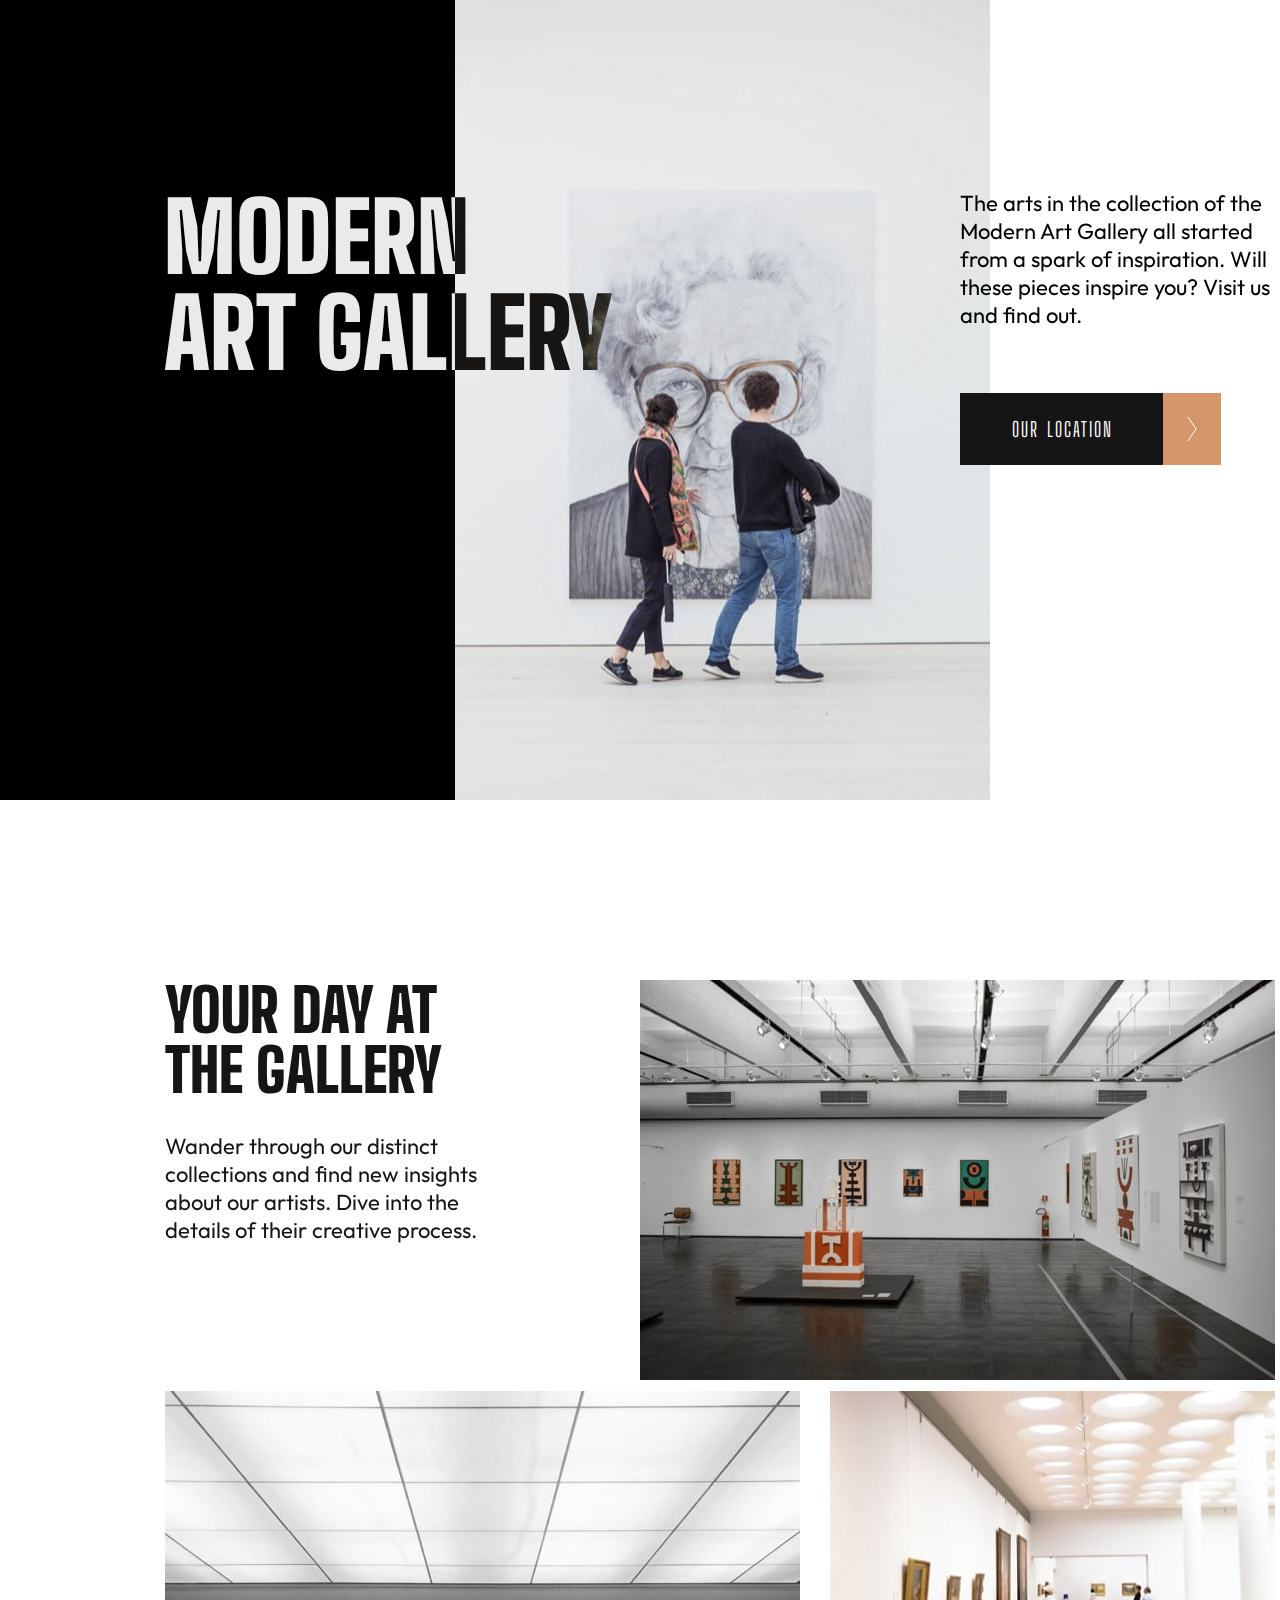
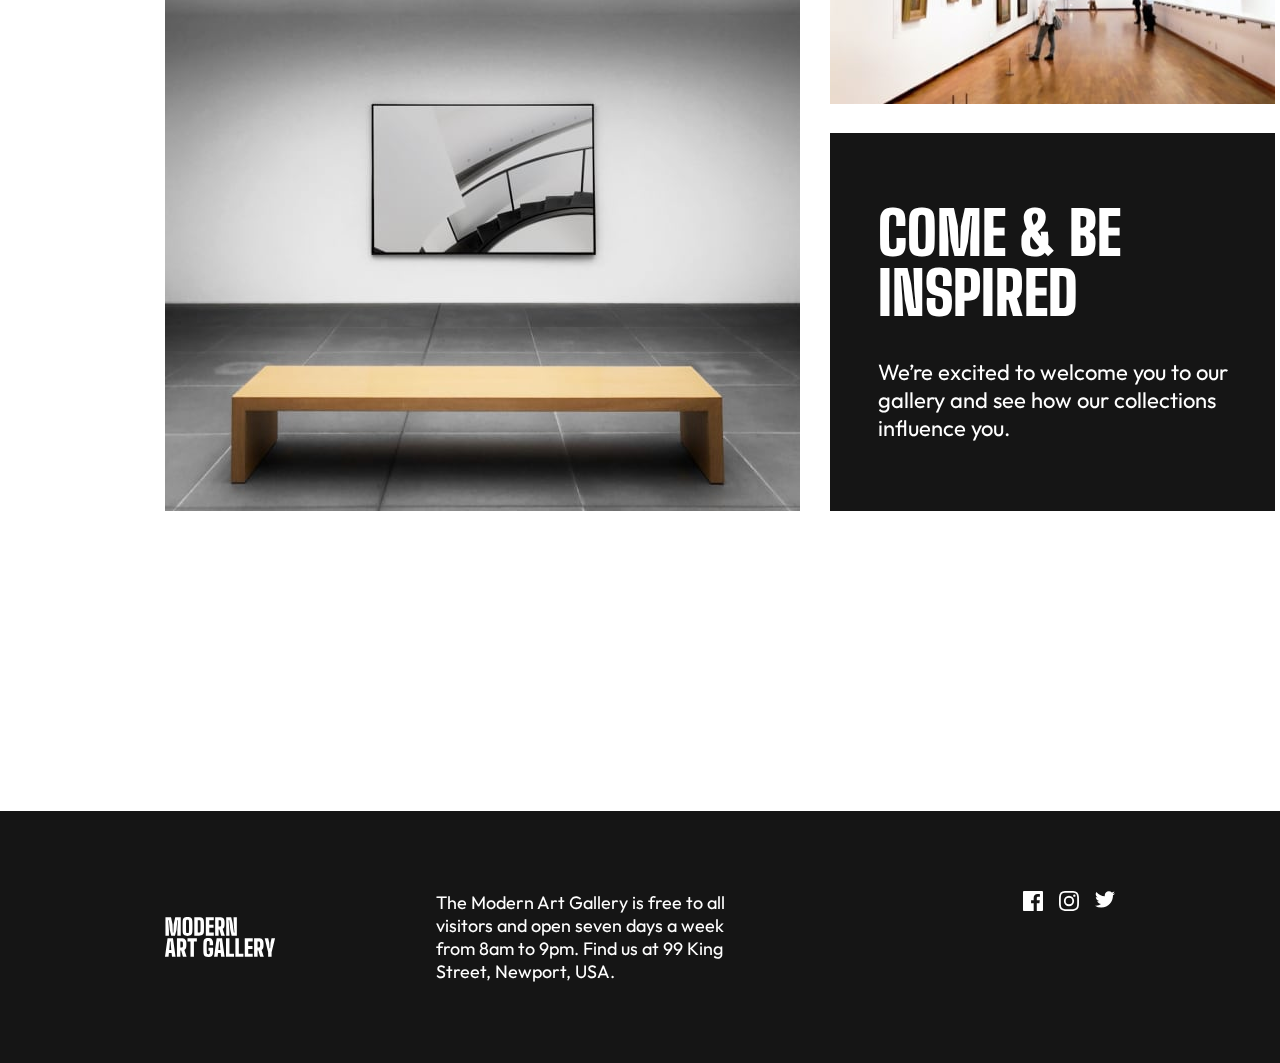
<file: index.html>
<!DOCTYPE html>
<html lang="en">
<head>
  <meta charset="UTF-8">
  <meta name="viewport" content="width=device-width, initial-scale=1.0">

  <link rel="icon" type="image/png" sizes="32x32" href="./assets/favicon-32x32.png">
  <link rel="stylesheet" href="styles.css">
  
  <title>Frontend Mentor | Art gallery website</title>
</head>
<body>

  <div class="bigbox-1">
    <div class="box-1">
        <div class="hero-text">
        <h1 class="heading xlarge">Modern</h1>
        <h1 class="heading xlarge">art gallery</h1>
        </div>
     </div>
      <div class="hero-image"></div>


       <div class="arts-location">
          <p class="bodytext artsy">The arts in the collection of the Modern Art Gallery all started from a spark of inspiration. Will these pieces inspire you? Visit us and find out.
          </p>
          
            <div class="location">
              <a href="./location.html">
               <button class="location-button">Our location
                <img class="location-arrow" src="assets\icon-arrow-right.svg" alt="">
                </button>
               </a>
             </div>
      </div>
       
      
  </div>

 
<div class="bigbox-2">
  <picture>
    <source media="(max-width: 480px )" srcset="assets\mobile\image-grid-1.jpg">
    <source media="(max-width: 1024px)" srcset="assets\tablet\image-grid-1.jpg">
    <source media="(min-width: 1025px )" srcset="assets\desktop\image-grid-1.jpg">
    <img class="grid-1" src="/assets/desktop/image-grid-1.jpg" alt="">
  </picture>

    <div class="box-2">
      <h3 class="heading medium day">Your day at the gallery</h3>
    
      <p class="bodytext wandery">Wander through our distinct collections and find new insights about 
      our artists. Dive into the details of their creative process.</p>
    </div>
</div>

  <div class="bigbox-3">
  <picture class="pic-2">
    <source media="(max-width: 480px )" srcset="assets\mobile\image-grid-2.jpg">
    <source media="(max-width: 1024px)" srcset="assets\tablet\image-grid-2.jpg">
    <source media="(min-width: 1025px )" srcset="assets\desktop\image-grid-2.jpg">
    <img class="grid-2" src="/assets/desktop/image-grid-2.jpg" alt="">
    </picture>


  <picture class="pic-3">
    <source media="(max-width: 480px )" srcset="assets\mobile\image-grid-3.jpg">
    <source media="(max-width: 1024px)" srcset="assets\tablet\image-grid-3.jpg">
    <source media="(min-width: 1025px )" srcset="assets\desktop\image-grid-3.jpg">
    <img class="grid-3" src="/assets/desktop/image-grid-3.jpg" alt="">
    </picture>
  
  <div class="box-3">
  <h3 class="heading medium ">Come &amp; be inspired</h3>

  
  <p class="bodytext excited">We’re excited to welcome you to our gallery and see how our collections influence you.</p>
</div>
</div>

  <footer>
   <img src="assets/MODERNARTGALLERY.svg" alt="">
   
  <p class="bodytext tiny foot">The Modern Art Gallery is free to all visitors and open seven days a week from 8am to 9pm. Find us at 99 King Street, Newport, USA.</p>

  <div class="socialmedia">
    <svg width="20" height="20" xmlns="http://www.w3.org/2000/svg"><path d="M18.896 0H1.104C.494 0 0 .494 0 1.104v17.793C0 19.506.494 20 1.104 20h9.58v-7.745H8.076V9.237h2.606V7.01c0-2.583 1.578-3.99 3.883-3.99 1.104 0 2.052.082 2.329.119v2.7h-1.598c-1.254 0-1.496.597-1.496 1.47v1.928h2.989l-.39 3.018h-2.6V20h5.098c.608 0 1.102-.494 1.102-1.104V1.104C20 .494 19.506 0 18.896 0Z" fill="#FFF"/></svg>
  
    <svg width="20" height="20" xmlns="http://www.w3.org/2000/svg"><path d="M10 1.802c2.67 0 2.987.01 4.042.059 2.71.123 3.975 1.409 4.099 4.099.048 1.054.057 1.37.057 4.04 0 2.672-.01 2.988-.057 4.042-.124 2.687-1.387 3.975-4.1 4.099-1.054.048-1.37.058-4.041.058-2.67 0-2.987-.01-4.04-.058-2.718-.124-3.977-1.416-4.1-4.1-.048-1.054-.058-1.37-.058-4.041 0-2.67.01-2.986.058-4.04.124-2.69 1.387-3.977 4.1-4.1 1.054-.048 1.37-.058 4.04-.058ZM10 0C7.284 0 6.944.012 5.877.06 2.246.227.227 2.242.061 5.877.01 6.944 0 7.284 0 10s.012 3.057.06 4.123c.167 3.632 2.182 5.65 5.817 5.817 1.067.048 1.407.06 4.123.06s3.057-.012 4.123-.06c3.629-.167 5.652-2.182 5.816-5.817.05-1.066.061-1.407.061-4.123s-.012-3.056-.06-4.122C19.777 2.249 17.76.228 14.124.06 13.057.01 12.716 0 10 0Zm0 4.865a5.135 5.135 0 1 0 0 10.27 5.135 5.135 0 0 0 0-10.27Zm0 8.468a3.333 3.333 0 1 1 0-6.666 3.333 3.333 0 0 1 0 6.666Zm5.338-9.87a1.2 1.2 0 1 0 0 2.4 1.2 1.2 0 0 0 0-2.4Z" fill="#FFF"/></svg>
  
    <svg width="20" height="17" xmlns="http://www.w3.org/2000/svg"><path d="M20 2.172a8.192 8.192 0 0 1-2.357.646 4.11 4.11 0 0 0 1.805-2.27 8.22 8.22 0 0 1-2.606.996A4.096 4.096 0 0 0 13.847.248c-2.65 0-4.596 2.472-3.998 5.037A11.648 11.648 0 0 1 1.392 1a4.109 4.109 0 0 0 1.27 5.478 4.086 4.086 0 0 1-1.858-.513c-.045 1.9 1.318 3.679 3.291 4.075a4.113 4.113 0 0 1-1.853.07 4.106 4.106 0 0 0 3.833 2.849A8.25 8.25 0 0 1 0 14.658a11.616 11.616 0 0 0 6.29 1.843c7.618 0 11.923-6.434 11.663-12.205A8.354 8.354 0 0 0 20 2.172Z" fill="#FFF"/></svg>
  </div>
</footer>
</body>
</html>
</file>
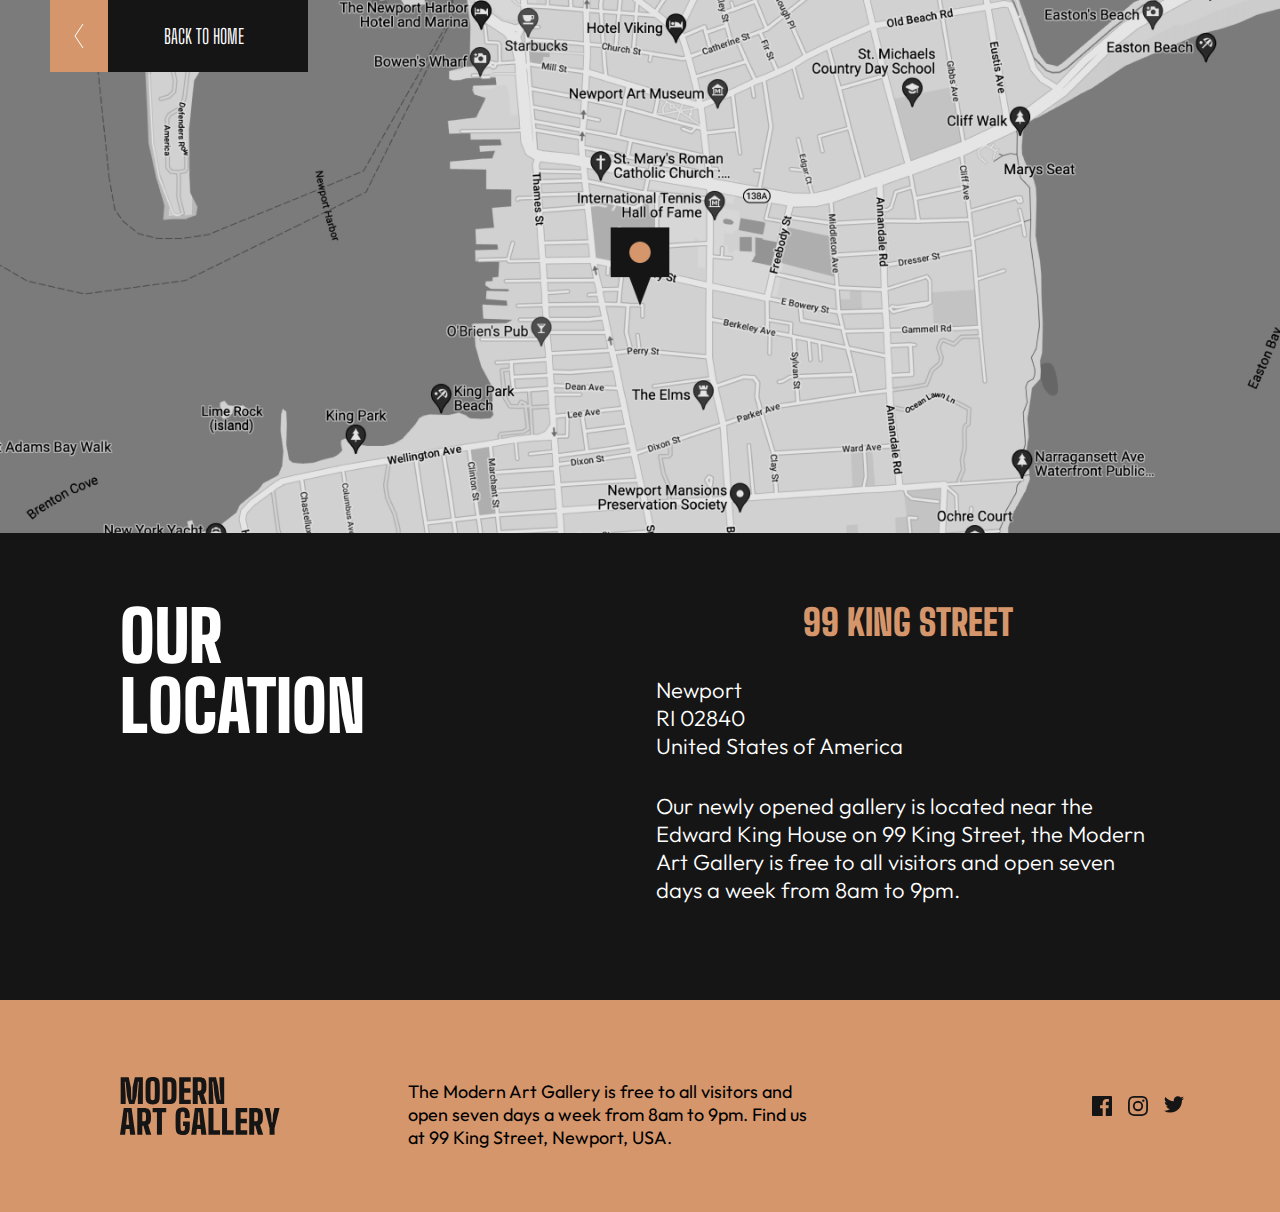
<file: location.html>
<!DOCTYPE html>
<html lang="en">
<head>
  <meta charset="UTF-8">
  <meta name="viewport" content="width=device-width, initial-scale=1.0">

  <link rel="icon" type="image/png" sizes="32x32" href="./assets/favicon-32x32.png">
  <link rel="stylesheet" href="styles.css">
  
  <title>Frontend Mentor | Art gallery website</title>
</head>
<body>

  <section class="location-grid">
  <div class="maplocation">

  
  <picture>
  <source media="(max-width: 480px )" srcset="assets\mobile\image-map@2x.png">
  <source media="(max-width: 1024px)" srcset="assets\tablet\image-map@2x.png">
  <source media="(min-width: 1025px )" srcset="assets\desktop\image-map@2x.png">
  <img class="map" src="/assets/desktop/image-map.png" alt="">
</picture>

  <a href="./index.html">
  
    <button class="idle-button">Back to Home
     <img class="arrow" src="assets/icon-arrow-left.svg" alt="">
  </button>
  </a>
</div>

<div>
  <h3 class="heading large">Our location</h3>
</div>

<div>
  <h4 class="addresstext">99 King Street</h4>
  
  <span class="bodytext middle place">
    <p>Newport</p>
    <p>RI 02840</p>
    <p>United States of America</p>
  </span>

  <p class="bodytext middle">Our newly opened gallery is located near the Edward King House on 99 King Street, the Modern Art Gallery is free to all visitors and open seven days a week from 8am to 9pm.</p>
</div>

<div>
  <img class="icons" src="assets/MODERNARTGALLERY2.svg" alt="">
 
  <p class="bodytext tiny tiniest">The Modern Art Gallery is free to all visitors and open seven days a week from 8am to 9pm. Find us at 99 King Street, Newport, USA.</p>

  
  <div class="socialmedia tags">
  <svg width="20" height="20" xmlns="http://www.w3.org/2000/svg"><path d="M18.896 0H1.104C.494 0 0 .494 0 1.104v17.793C0 19.506.494 20 1.104 20h9.58v-7.745H8.076V9.237h2.606V7.01c0-2.583 1.578-3.99 3.883-3.99 1.104 0 2.052.082 2.329.119v2.7h-1.598c-1.254 0-1.496.597-1.496 1.47v1.928h2.989l-.39 3.018h-2.6V20h5.098c.608 0 1.102-.494 1.102-1.104V1.104C20 .494 19.506 0 18.896 0Z" fill="#151515"/></svg>

  <svg width="20" height="20" xmlns="http://www.w3.org/2000/svg"><path d="M10 1.802c2.67 0 2.987.01 4.042.059 2.71.123 3.975 1.409 4.099 4.099.048 1.054.057 1.37.057 4.04 0 2.672-.01 2.988-.057 4.042-.124 2.687-1.387 3.975-4.1 4.099-1.054.048-1.37.058-4.041.058-2.67 0-2.987-.01-4.04-.058-2.718-.124-3.977-1.416-4.1-4.1-.048-1.054-.058-1.37-.058-4.041 0-2.67.01-2.986.058-4.04.124-2.69 1.387-3.977 4.1-4.1 1.054-.048 1.37-.058 4.04-.058ZM10 0C7.284 0 6.944.012 5.877.06 2.246.227.227 2.242.061 5.877.01 6.944 0 7.284 0 10s.012 3.057.06 4.123c.167 3.632 2.182 5.65 5.817 5.817 1.067.048 1.407.06 4.123.06s3.057-.012 4.123-.06c3.629-.167 5.652-2.182 5.816-5.817.05-1.066.061-1.407.061-4.123s-.012-3.056-.06-4.122C19.777 2.249 17.76.228 14.124.06 13.057.01 12.716 0 10 0Zm0 4.865a5.135 5.135 0 1 0 0 10.27 5.135 5.135 0 0 0 0-10.27Zm0 8.468a3.333 3.333 0 1 1 0-6.666 3.333 3.333 0 0 1 0 6.666Zm5.338-9.87a1.2 1.2 0 1 0 0 2.4 1.2 1.2 0 0 0 0-2.4Z" fill="#151515"/></svg>

  <svg width="20" height="17" xmlns="http://www.w3.org/2000/svg"><path d="M20 2.172a8.192 8.192 0 0 1-2.357.646 4.11 4.11 0 0 0 1.805-2.27 8.22 8.22 0 0 1-2.606.996A4.096 4.096 0 0 0 13.847.248c-2.65 0-4.596 2.472-3.998 5.037A11.648 11.648 0 0 1 1.392 1a4.109 4.109 0 0 0 1.27 5.478 4.086 4.086 0 0 1-1.858-.513c-.045 1.9 1.318 3.679 3.291 4.075a4.113 4.113 0 0 1-1.853.07 4.106 4.106 0 0 0 3.833 2.849A8.25 8.25 0 0 1 0 14.658a11.616 11.616 0 0 0 6.29 1.843c7.618 0 11.923-6.434 11.663-12.205A8.354 8.354 0 0 0 20 2.172Z" fill="#151515"/></svg>
</div>
</div> 
</section>

</body>
</html>
</file>
<file: styles.css>
@import url('https://fonts.googleapis.com/css2?family=Big+Shoulders+Display:wght@900&display=swap');
@import url('https://fonts.googleapis.com/css2?family=Outfit:wght@300&display=swap');

*{
    margin: 0;
    padding: 0;
    box-sizing: border-box;
   }

.location-grid{
    display: grid;
    grid-template-columns: 1fr;
    background-color: #151515;
   }  

 .heading{
    line-height: 1.0;
 }  


@media screen and (max-width:480px){
   .heading{
        text-transform: uppercase;
        font-family: 'Big Shoulders Display';
        font-size: 60px;
        font-weight: 900;
    }

   .medium{
        font-size: 50px;
        }

    .small{
        font-size: 26px;
        }

    .large{
        font-size: 50px;
        color: #FFFFFF;
        padding-top: 42px;
    }

    .bodytext{
        font-family: 'Outfit';
        font-size: 18px;
    }

    .middle{
        color:#FFFFFF;
        font-size: 18px;
        font-weight: 300;
        padding-top: 20px;
        padding-bottom: 58px;
    }

    .addresstext{
        color: #D5966C;
        font-family: 'Big Shoulders Display';
        text-transform: uppercase;
        font-size: 32px;
        font-weight: 900;
        padding-bottom: 1rem;
    }

    .tiny{
        font-size: 16px;
        }

    
    .idle-button{
        background-color: #151515;
        text-transform: uppercase;
        color: white;
        font-family: 'Big Shoulders Display';
        font-size: 20px;
        padding: 24px;
        position: absolute;
        top: 0px;
        left: 50px;
        border: 0 solid #151515;
        width: 208px;
    }

    .arrow{
        background-color: #D5966C;
        padding: 24px;
        position: absolute;
        top: 0px;
        left: -50px;
    }

    .idle-button:hover, .idle-button:active{
        cursor: pointer;
        background-color: #D5966C;
        border: 0 solid #D5966C;
    }

    .arrow:hover{
        background-color:#151515;
        cursor: pointer;
    }

    .map{
        
        width: 100%;  
    }

    .location-grid{
        grid-template-columns: 2fr;
    }

    .location-grid div:nth-child(2){
        background-color:#151515;
        justify-items: center;
        padding: 1rem;
    }  

    .location-grid div:nth-child(3){
        background-color:#151515;
        justify-items: center;
        padding: 1rem;
    }  


    .location-grid div:first-child {
        grid-column: 1/2;
    } 
     
    
    .location-grid div:last-child{
        background-color:#D5966C;
        padding: 2rem;
    } 

    .maplocation{
        position: relative;
    }

    .icons{
        padding-top: 48px;
    }

    .tiniest{
        padding-top: 38px;
    }
    
    .socialmedia{
            display: flex;  
    } 

    .tags{
        margin: 5px 0 0 -30px;
        display: flex;
    } 

    .tags svg path:hover{
        fill:#FFFFFF;
       
    } 

    .socialmedia svg{
        height: 20px;
        width: 20px;
        margin-right: 20px;     
    }

    .socialmedia img:hover{
        cursor: pointer;
    }

    svg path:hover{
        fill:#D5966C;
        cursor: pointer;
        transition: background 500ms ease;
    }

    footer{
        background-color:#151515;
        padding: 2rem;
        width: 100%;
        
    }

    .foot{
        color: #FFFFFF;
        padding-top: 2rem;
        padding-bottom: 2rem;
    }

    .hero-image{
        background-image: url(./assets/mobile/image-hero.jpg);
        background-size: contain;
        height: 240px;
        order: 1;
       
    }

    .hero-text{
        padding-top: 32px;
        line-height: 1.0;
    }

    .bigbox-1{
        display: grid;
    }

    .box-1{
        margin: 16px;
        order: 2;
    }

    .artsy{
        padding-top: 32px;
        padding-bottom: 32px;
        
    }

    .arts-location{
        padding-left: 16px;
        padding-right: 16px;
        order: 3;
    }

    .wandery{
        padding-top: 21px;
    }

    .location-button{
        background-color: #151515;
        text-transform: uppercase;
        color: white;
        font-family: 'Big Shoulders Display';
        font-size: 20px;
        padding: 24px;
        border: 0 solid #151515;
        position: absolute;
        width: 204px;
        letter-spacing: 2px;
        word-spacing: 2px;
        
    }

    .location-arrow{
        background-color: #D5966C;
        padding: 24px;
        position: absolute;
        bottom: 0px;
        left: 200px;   
    }

    .location-button:hover, .location-button:active{
        cursor: pointer;
        background-color: #D5966C;
        border: 0 solid #D5966C;
    }

    .location-arrow:hover{
        background-color:#151515;
        cursor: pointer;
    }

    .grid-1{
        margin: 16px;
        margin-top: 200px;
    }

    .box-2{
        background-color: #FFFFFF;
        color: #151515;
        margin: 16px;
    }

    .grid-2{
        margin: 16px;
    }

    .grid-3{
        margin-left: 16px;
        margin-right: 16px;
        margin-bottom: 16px;
        width:max-content;
    }

    .box-3{
        background-color: #151515;
        color: #FFFFFF;
        margin-bottom: 120px;
        padding: 24px;
        padding-top: 48px;
        padding-bottom: 47px;
        margin-left: 16px;
        margin-right: 16px;
    }
    
    .excited{
        padding-top: 24px;
    }


}



@media screen and (max-width:1024px) and (min-width:481px){
    .heading{
        text-transform: uppercase;
        font-family: 'Big Shoulders Display';
        font-size: 70px;
        font-weight: 900;

       }

    .medium{
        font-size: 50px;
    }

    .small{
        font-size: 26px;
    }

    .large{
        font-size: 55px;
        color: #FFFFFF;
    }
    
    .bodytext{
        font-family: 'Outfit';
        font-size: 25px;
    }

    .middle{
        color:#FFFFFF;
        font-size: 18px;
        font-weight: 300;
        padding-top: 1rem;
        padding-bottom: 1rem;
    }

    .addresstext{
        color: #D5966C;
        font-family: 'Big Shoulders Display';
        text-transform: uppercase;
        font-size: 32px;
        font-weight: 900;
        padding-bottom: 1rem;
    }

    .tiny{
        font-size: 16px;
    }

    .idle-button{
        background-color: #151515;
        text-transform: uppercase;
        color: white;
        font-family: 'Big Shoulders Display';
        font-size: 20px;
        padding: 24px;
        border: 0 solid #151515;
        position: absolute;
        top: 0px;
        left: 80px;
        width: 208px;
    }

    .arrow{
        background-color: #D5966C;
        padding: 24px;
        position: absolute;
        top: 0px;
        left: -40px
    }

    .idle-button:hover, .idle-button:active{
        cursor: pointer;
        background-color: #D5966C;
        border: 0 solid #D5966C;
    }

    .arrow:hover{
        background-color:#151515;
        cursor: pointer;
    }

    .map{
        object-fit: cover;
        width: 100%;
        
    
    }

    .location-grid div:nth-child(2){
        background-color:#151515;
        justify-items: center;
        padding: 3rem;
    }  

    .location-grid div:nth-child(3){
        background-color:#151515;
        justify-items: center;
        padding: 3rem;
    }  


    .location-grid div:first-child {
        grid-column: 1/4;
    }
   
    
    .location-grid div:last-child{
        background-color:#D5966C;
        grid-column: 1 / 4;
        display: flex;
        justify-content: space-between;
        padding: 2rem;
        padding-bottom: 56px;
        padding-right: 0.2rem;
    } 

    .maplocation{
        position: relative;
    }

    .icons{
        align-items: flex-start;
    }

    .tiniest{
        padding-left: 4rem;
        padding-right: 5rem;
        padding-top: 2rem;
    }

    .tags svg path:hover{
        fill:#FFFFFF;
       
    } 

    
    .socialmedia{
        display: flex;
        gap: 1rem;
    } 

    .socialmedia svg{
        height: 20px;
        width: 20px;    
    }

    .socialmedia img:hover{
        cursor: pointer;
    }

    svg path:hover{
        fill: #D5966C;
        cursor: pointer;
        transition: background 500ms ease;
    }

    footer{
        background-color: #151515;
        display: flex;
        /* justify-content: space-between; */
        padding-top: 56px;
        padding-bottom: 56px;
        padding-left: 39px;
        padding-right: 40px;   
    }

    .foot{
        color: #FFFFFF;
        padding-left: 6rem;
        padding-right: 8rem;
            
    }

    .bigbox-1{
        background-image: url(./assets/tablet/image-hero.jpg);
        background-position: left;
        background-repeat: no-repeat;
        margin-bottom: 120px;
        display: grid;
        grid-template-columns: 1fr 1fr;
        top: 0;
        height: 700px;
       
    }

    .wandery{
        margin-bottom: 11px;
    }

    
    .location-button{
        background-color: #151515;
        text-transform: uppercase;
        color: white;
        font-family: 'Big Shoulders Display';
        font-size: 20px;
        padding: 24px;
        border: 0 solid #151515;
        margin-bottom: 5rem;
        position: absolute;
        width: 204px;
        letter-spacing: 2px;
        word-spacing: 2px;
        
    }

    .location-arrow{
        background-color: #D5966C;
        padding: 24px;
        position: absolute;
        bottom: 0px;   
        right: -58px;
    }

    .location-button:hover, .location-button:active{
        cursor: pointer;
        background-color: #D5966C;
        border: 0 solid #D5966C;
    }

    .location-arrow:hover{
        background-color:#151515;
        cursor: pointer;
    }
    

    .box-1{
        padding-top: 120px;
        display: grid;
        grid-template-columns: 1fr;
        grid-column: 2 / 2;
        
    }
    
    .hero-text{
        height: 20px;
    }

    .artsy{
        padding-top: 48px;
        padding-bottom: 48px;
        padding-right: 40px;
               
    }

        
    .day{
        padding-right: 39px;
        padding-bottom: 24px;
        padding-top: 24px;
    }
    
    .box-2{
        background-color: #FFFFFF;
        color:#151515;
        margin-bottom: 120px;
    
    }
    

    .bigbox-2{
        background-color:#FFFFFF;
        display: flex;
        flex-direction: row-reverse;
        margin-left: 40px;
        margin-right: 40px;
        justify-content: center;
    }

    .box-3{
        background-color: #151515;
        color: #FFFFFF;
        padding-left: 29px;
        padding-right: 28px;
        grid-column: 2 / 3;
        padding-top: 50px;
        padding-bottom: 50px;
        margin-left: 11px;
        margin-right: 40px;
        margin-top: 11px;
        
    }

    .grid-3{
        margin-bottom: 0px;
    }

    .pic-3{
        margin-left: 11px;
        margin-right: 40px;
    }

    .bigbox-3{
        display: grid;
        grid-template-columns: 1fr 1fr;
        margin-left: 39px;
        margin-right: 40px;
        margin-bottom: 120px;
    }

    .pic-2{
        grid-row: 1 / 3;
    }

    .excited{
        padding-top: 18px;
    }

    }


@media screen and (min-width:1025px){
    .heading{
        text-transform: uppercase;
        font-family: 'Big Shoulders Display';
        font-size: 96px;
        font-weight: 900;
    
          }

    .medium{
        font-size: 60px;
    }   
    
    .small{
        font-size: 36px;
    }

    .large{
        font-size: 70px;
        color: #FFFFFF;
    }
    
    .bodytext{
        font-family: 'Outfit';
        font-size: 22px;
    }

    .middle{
        color:#FFFFFF;
        font-size: 22px;
        font-weight: 300;
        padding-top: 2rem;
        padding-bottom: 2rem;
    }

    .addresstext{
        color: #D5966C;
        font-family: 'Big Shoulders Display';
        text-transform: uppercase;
        font-size: 36px;
        font-weight: 900;
        padding-bottom: 2rem;
    }

    .tiny{
        font-size: 18px;
    }

    .idle-button{
        background-color: #151515;
        border: 0 solid #151515;
        text-transform: uppercase;
        color: white;
        font-family: 'Big Shoulders Display';
        font-size: 20px;
        padding: 24px;
        position:absolute; 
        top: 0px;
        left: 100px;
        width: 208px;
    }

    .idle-button:hover, .idle-button:active{
        cursor: pointer;
        background-color: #D5966C;
        border: 0 solid #D5966C;
    }

    .arrow:hover{
        background-color:#151515;
        cursor: pointer;
    }

    .arrow{
        background-color: #D5966C;
        padding: 24px;
        font-size: 20px;
        position:absolute; 
        top: 0px;
        left: -50px;
    }

    .map{
        object-fit: cover;
        width: 100%;
    
    }

    .location-grid{
        grid-template-columns: 2fr 2fr;
    }

   

    .location-grid div:nth-child(2){
        background-color:#151515;
        justify-items: center;
        padding-top: 4rem;
        padding-left: 120px;
        padding-right: 220px;
    }  

    .location-grid div:nth-child(3){
        background-color:#151515;
        justify-items: center;
        padding-top: 4rem;
        padding-bottom: 4rem;
        padding-right:120px;
        padding-left: 1rem;
    }  


    .location-grid div:first-child {
        grid-column: 1/4;
    }
   
    
    .location-grid div:last-child{
        background-color:#D5966C;
        grid-column: 1 / 4;
        display: flex;
        justify-content: space-between;
        padding: 3rem;
        padding-left: 120px;
    } 

    .maplocation{
        position: relative;
    }

    .tiniest{
        justify-content: center;
        justify-items: center;
        padding-left: 8rem;
        padding-right: 10rem;
        align-items: center;
        margin-top: 2rem;
    }

    .tags svg path:hover{
        fill:#FFFFFF;
       
    } 

    .socialmedia{
        display: flex;
       gap:1rem;
       
        
    } 

    .socialmedia svg{
        height: 20px;
        width: 20px;
        
    }

    .socialmedia img:hover{
        cursor: pointer;
     
    }

    svg path:hover{
        fill:#D5966C;
        cursor: pointer;
        transition: background 500ms ease;
    }

    footer{
        background-color: #151515;
        display: flex;
        justify-content: space-between;
        padding-top: 80px;
        padding-bottom: 80px;
        padding-left: 165px;
        padding-right: 165px;
    }

    .foot{
        color: #FFFFFF;
        justify-content: center;
        justify-items: center;
        padding-left: 10rem;
        padding-right: 17rem;
        align-items: center;
    }
  
    .arts-location{
        padding-right: 135px;
        padding-top: 189px;
        height: 160px;
    }

    
    .location-button{
        background-color: #151515;
        text-transform: uppercase;
        color: white;
        font-family: 'Big Shoulders Display';
        font-size: 20px;
        padding: 24px;
        border: 0 solid #151515;
        position: absolute;
        width: 204px;
        letter-spacing: 2px;
        word-spacing: 2px;
                
    }

    .location-arrow{
        background-color: #D5966C;
        padding: 24px;
        position: absolute;
        bottom: 0px;
        right: -57px;  
    }

    .location-button:hover, .location-button:active{
        cursor: pointer;
        background-color: #D5966C;
        border: 0 solid #D5966C;
    }

    .location-arrow:hover{
        background-color:#151515;
        cursor: pointer;
    }

 
    .bigbox-1{
        height: 800px;
        display: grid;
        grid-template-columns: 1fr 1fr 1fr;
        margin-bottom: 180px;
        background-color:transparent;
        background-image: url(./assets/desktop/image-hero.jpg);
        background-position:center;
        background-repeat: no-repeat;
        top: 0;
        width: 1440px;
              
    }

    .bigbox-1 div:first-child{
        height: 800px;
        background-color: transparent;
        background-color: #151515;
        width: 455px;
           
    }


    .hero-text{
        color:#FFFFFF;
        padding-top: 189px;
        padding-bottom: 434px;
        padding-left: 164px;
        height: 176px;
        width: 514px;
        mix-blend-mode: difference;
        text-wrap: nowrap;       
    }
   

    .location{
        grid-column: 3 / 3;
        background-color: #FFFFFF;
        margin-top: 64px;
    }

    .day{
        padding-bottom: 32px;
        width: 350px;
    }

    .wandery{
        padding-bottom: 90px;
    }


    .bigbox-2{
        background-color:#FFFFFF;
        display: flex;
        flex-direction: row-reverse;
        margin-left: 165px;
        margin-right: 90px;
        margin-bottom: 11px;
        width: 1110px;
        height: 400px;
        
       
    }

    .box-2{
        background-color: #FFFFFF;
        color:#151515;  
        width: 350px;
       
    }   

    .grid-1{
        padding-left: 125px;
             
     }

    .box-3{
        background-color: #151515;
        color: #FFFFFF;
        margin-bottom: 120px;
        padding-left: 48px;
        padding-right: 47px;
        grid-column: 2 / 3;
        padding-top: 70px;
        padding-bottom: 69px;
        margin-left: 30px;

    }

    .pic-3{
        margin-left: 30px;
        margin-bottom: 25px;
    }

    .bigbox-3{
        display: grid;
        grid-template-columns: 1fr 1fr ;
        margin-left: 165px;
        margin-right: 164px;
        margin-bottom: 180px;
        
    }

    .pic-2{
        grid-row: 1 / 3;
    }

    .excited{
        padding-top: 35px;
    }


}
</file>
